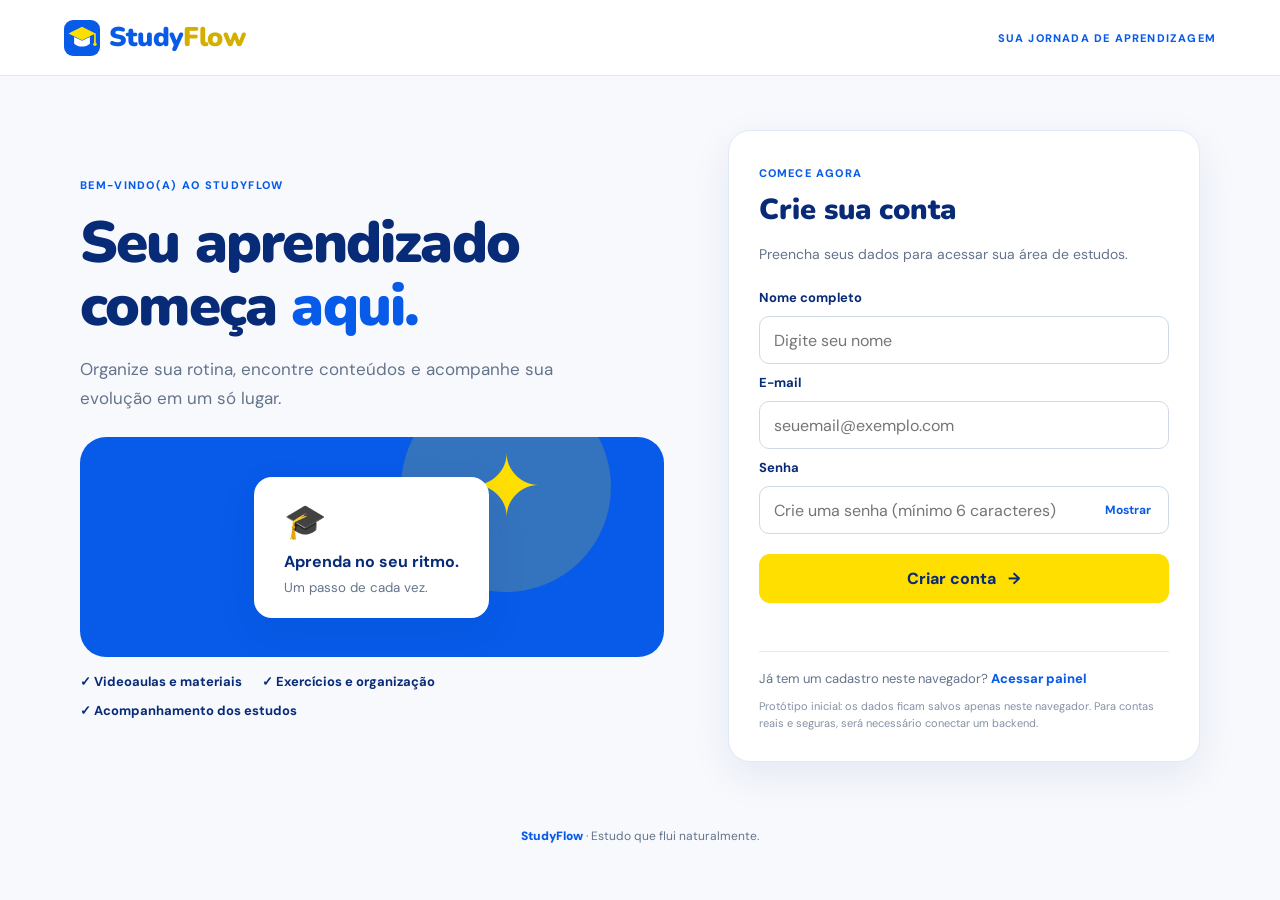
<file: index.html>
<!DOCTYPE html>
<html lang="pt-BR">
<head>
  <meta charset="UTF-8">
  <meta name="viewport" content="width=device-width, initial-scale=1.0">
  <meta name="description" content="StudyFlow — estudo que flui naturalmente. Organize sua rotina e acompanhe sua evolução.">
  <title>StudyFlow | Criar conta</title>
  <link rel="icon" href="assets/logo-studyflow.svg" type="image/svg+xml">
  <link rel="stylesheet" href="css/style.css">
  <script src="js/app.js" defer></script>
</head>
<body data-page="cadastro">
  <header class="topbar">
    <a class="brand" href="index.html" aria-label="StudyFlow - início">
      <img src="assets/logo-studyflow.svg" alt="" class="brand-icon">
      <span>Study<span class="brand-yellow">Flow</span></span>
    </a>
    <span class="topbar-note">SUA JORNADA DE APRENDIZAGEM</span>
  </header>

  <main class="auth-layout">
    <section class="auth-intro">
      <span class="eyebrow">BEM-VINDO(A) AO STUDYFLOW</span>
      <h1>Seu aprendizado começa <span>aqui.</span></h1>
      <p>Organize sua rotina, encontre conteúdos e acompanhe sua evolução em um só lugar.</p>
      <div class="intro-art" aria-hidden="true">
        <div class="art-circle"><span>✦</span></div>
        <div class="art-card">
          <span class="art-cap">🎓</span>
          <strong>Aprenda no seu ritmo.</strong>
          <small>Um passo de cada vez.</small>
        </div>
      </div>
      <div class="intro-points">
        <span>✓ Videoaulas e materiais</span>
        <span>✓ Exercícios e organização</span>
        <span>✓ Acompanhamento dos estudos</span>
      </div>
    </section>

    <section class="form-card">
      <div class="form-heading">
        <span class="mini-label">COMECE AGORA</span>
        <h2>Crie sua conta</h2>
        <p>Preencha seus dados para acessar sua área de estudos.</p>
      </div>
      <form id="register-form">
        <label for="name">Nome completo</label>
        <input id="name" name="name" type="text" placeholder="Digite seu nome" autocomplete="name" required>

        <label for="email">E-mail</label>
        <input id="email" name="email" type="email" placeholder="seuemail@exemplo.com" autocomplete="email" required>

        <label for="password">Senha</label>
        <div class="password-wrap">
          <input id="password" name="password" type="password" placeholder="Crie uma senha (mínimo 6 caracteres)" minlength="6" autocomplete="new-password" required>
          <button class="password-toggle" type="button" id="toggle-password" aria-label="Mostrar senha">Mostrar</button>
        </div>

        <button class="btn btn-yellow btn-full" type="submit">Criar conta <span>→</span></button>
        <p class="form-message" id="register-message" role="status"></p>
      </form>
      <div class="form-foot">Já tem um cadastro neste navegador? <a href="painel.html">Acessar painel</a></div>
      <p class="privacy-note">Protótipo inicial: os dados ficam salvos apenas neste navegador. Para contas reais e seguras, será necessário conectar um backend.</p>
    </section>
  </main>

  <footer class="footer"><span>StudyFlow</span> · Estudo que flui naturalmente.</footer>
</body>
</html>
</file>
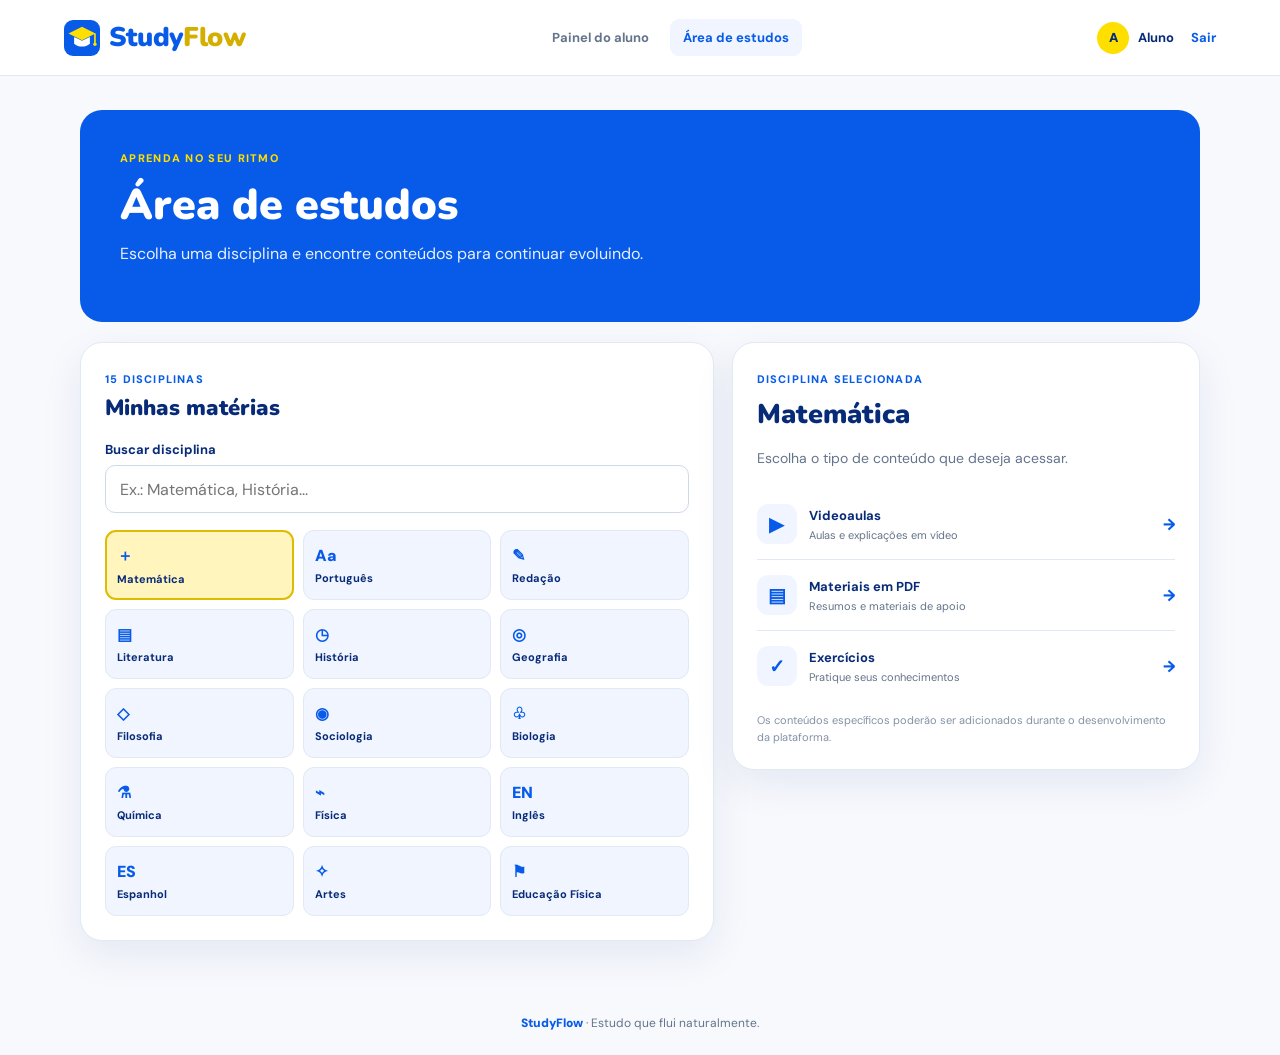
<file: estudos.html>
<!DOCTYPE html>
<html lang="pt-BR">
<head>
  <meta charset="UTF-8">
  <meta name="viewport" content="width=device-width, initial-scale=1.0">
  <title>StudyFlow | Área de estudos</title>
  <link rel="icon" href="assets/logo-studyflow.svg" type="image/svg+xml">
  <link rel="stylesheet" href="css/style.css">
  <script src="js/app.js" defer></script>
</head>
<body data-page="estudos">
  <header class="topbar app-topbar">
    <a class="brand" href="index.html">
      <img src="assets/logo-studyflow.svg" alt="" class="brand-icon">
      <span>Study<span class="brand-yellow">Flow</span></span>
    </a>
    <nav class="main-nav" aria-label="Navegação principal">
      <a href="painel.html">Painel do aluno</a>
      <a class="active" href="estudos.html">Área de estudos</a>
    </nav>
    <div class="user-area"><span class="user-avatar" id="avatar-initial">A</span><span id="header-user">Aluno</span><a class="logout-link" href="index.html" id="logout">Sair</a></div>
  </header>

  <main class="page-container">
    <section class="study-banner">
      <span class="eyebrow light">APRENDA NO SEU RITMO</span>
      <h1>Área de estudos</h1>
      <p>Escolha uma disciplina e encontre conteúdos para continuar evoluindo.</p>
    </section>

    <section class="study-layout" id="materias">
      <div class="content-card disciplines-card">
        <div class="card-heading"><div><span class="mini-label">15 DISCIPLINAS</span><h2>Minhas matérias</h2></div></div>
        <label class="search-label" for="subject-search">Buscar disciplina</label>
        <input id="subject-search" type="search" placeholder="Ex.: Matemática, História...">
        <div class="subject-grid" id="subject-grid">
          <button class="subject-button selected" data-subject="Matemática">＋ <span>Matemática</span></button>
          <button class="subject-button" data-subject="Português">Aa <span>Português</span></button>
          <button class="subject-button" data-subject="Redação">✎ <span>Redação</span></button>
          <button class="subject-button" data-subject="Literatura">▤ <span>Literatura</span></button>
          <button class="subject-button" data-subject="História">◷ <span>História</span></button>
          <button class="subject-button" data-subject="Geografia">◎ <span>Geografia</span></button>
          <button class="subject-button" data-subject="Filosofia">◇ <span>Filosofia</span></button>
          <button class="subject-button" data-subject="Sociologia">◉ <span>Sociologia</span></button>
          <button class="subject-button" data-subject="Biologia">♧ <span>Biologia</span></button>
          <button class="subject-button" data-subject="Química">⚗ <span>Química</span></button>
          <button class="subject-button" data-subject="Física">⌁ <span>Física</span></button>
          <button class="subject-button" data-subject="Inglês">EN <span>Inglês</span></button>
          <button class="subject-button" data-subject="Espanhol">ES <span>Espanhol</span></button>
          <button class="subject-button" data-subject="Artes">✧ <span>Artes</span></button>
          <button class="subject-button" data-subject="Educação Física">⚑ <span>Educação Física</span></button>
        </div>
      </div>

      <aside class="content-card selected-subject-card">
        <span class="mini-label">DISCIPLINA SELECIONADA</span>
        <h2 id="selected-subject-title">Matemática</h2>
        <p class="muted">Escolha o tipo de conteúdo que deseja acessar.</p>
        <div class="resource-list" id="materiais">
          <article class="resource-item"><span class="resource-icon">▶</span><div><strong>Videoaulas</strong><small>Aulas e explicações em vídeo</small></div><span class="resource-arrow">→</span></article>
          <article class="resource-item"><span class="resource-icon">▤</span><div><strong>Materiais em PDF</strong><small>Resumos e materiais de apoio</small></div><span class="resource-arrow">→</span></article>
          <article class="resource-item"><span class="resource-icon">✓</span><div><strong>Exercícios</strong><small>Pratique seus conhecimentos</small></div><span class="resource-arrow">→</span></article>
        </div>
        <p class="resource-note">Os conteúdos específicos poderão ser adicionados durante o desenvolvimento da plataforma.</p>
      </aside>
    </section>
  </main>
  <footer class="footer"><span>StudyFlow</span> · Estudo que flui naturalmente.</footer>
</body>
</html>
</file>
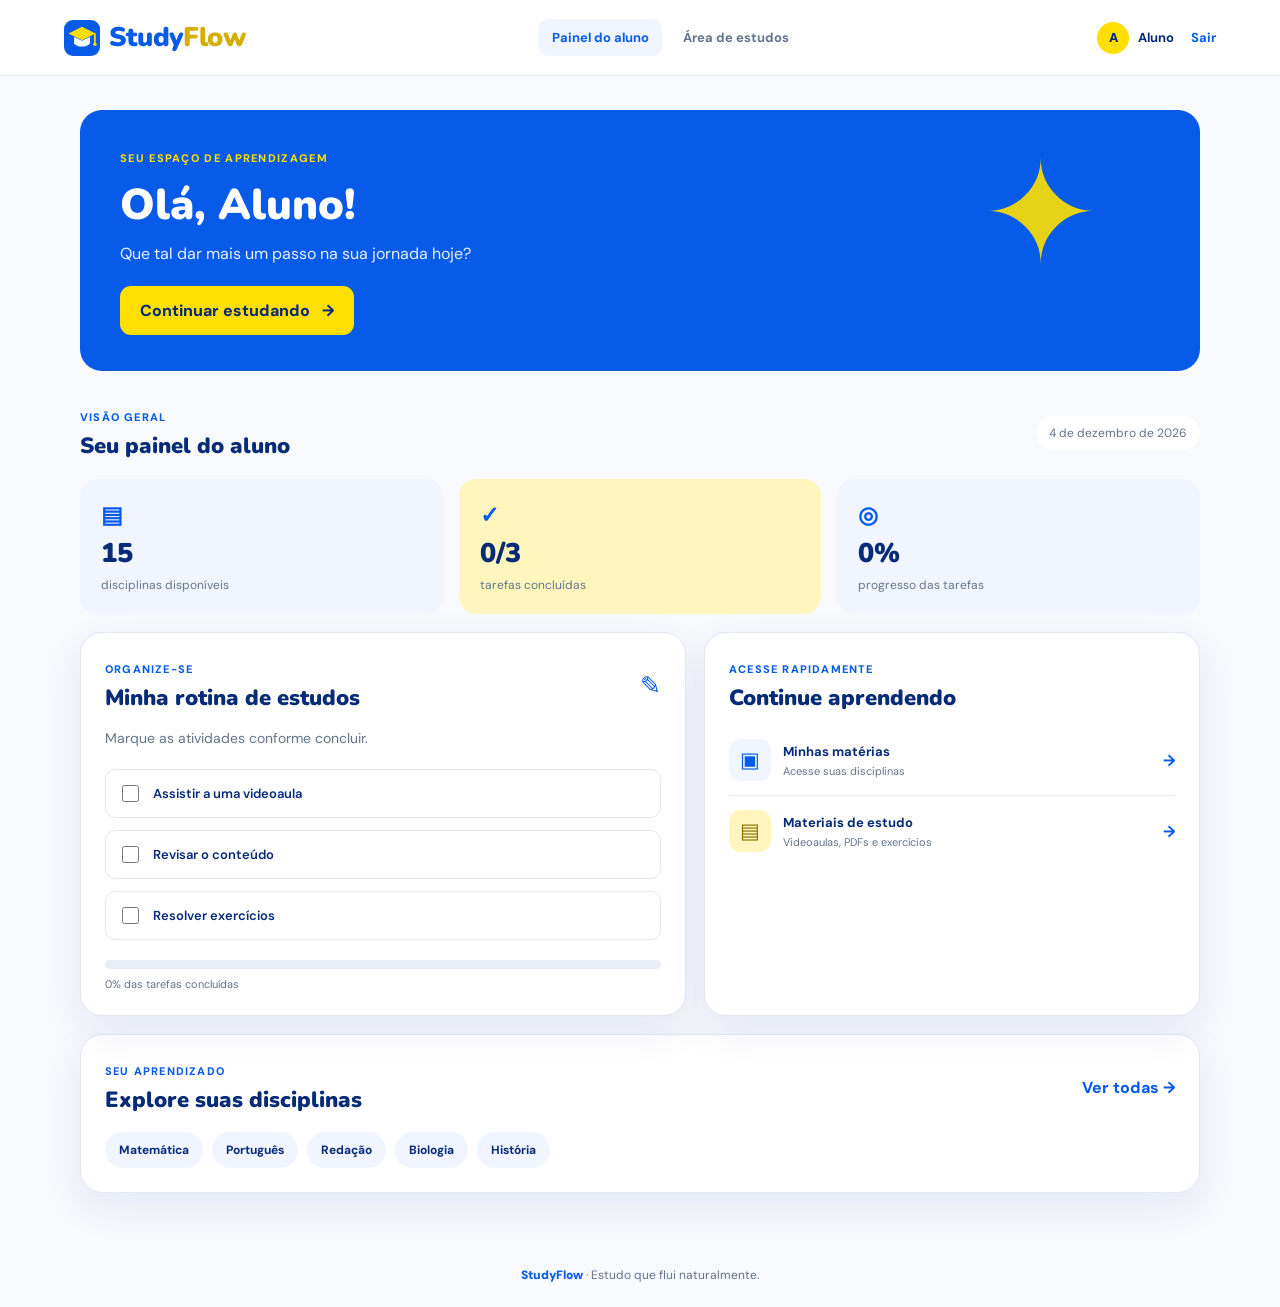
<file: painel.html>
<!DOCTYPE html>
<html lang="pt-BR">
<head>
  <meta charset="UTF-8">
  <meta name="viewport" content="width=device-width, initial-scale=1.0">
  <title>StudyFlow | Painel do aluno</title>
  <link rel="icon" href="assets/logo-studyflow.svg" type="image/svg+xml">
  <link rel="stylesheet" href="css/style.css">
  <script src="js/app.js" defer></script>
</head>
<body data-page="painel">
  <header class="topbar app-topbar">
    <a class="brand" href="index.html">
      <img src="assets/logo-studyflow.svg" alt="" class="brand-icon">
      <span>Study<span class="brand-yellow">Flow</span></span>
    </a>
    <nav class="main-nav" aria-label="Navegação principal">
      <a class="active" href="painel.html">Painel do aluno</a>
      <a href="estudos.html">Área de estudos</a>
    </nav>
    <div class="user-area"><span class="user-avatar" id="avatar-initial">A</span><span id="header-user">Aluno</span><a class="logout-link" href="index.html" id="logout">Sair</a></div>
  </header>

  <main class="page-container">
    <section class="welcome-banner">
      <div>
        <span class="eyebrow light">SEU ESPAÇO DE APRENDIZAGEM</span>
        <h1>Olá, <span id="student-name">estudante</span>!</h1>
        <p>Que tal dar mais um passo na sua jornada hoje?</p>
        <a class="btn btn-yellow" href="estudos.html">Continuar estudando <span>→</span></a>
      </div>
      <div class="welcome-symbol" aria-hidden="true">✦</div>
    </section>

    <div class="section-heading">
      <div><span class="mini-label">VISÃO GERAL</span><h2>Seu painel do aluno</h2></div>
      <span class="date-chip" id="today-date"></span>
    </div>

    <section class="stats-grid">
      <article class="stat-card blue-tint"><span class="stat-icon">▤</span><strong>15</strong><span>disciplinas disponíveis</span></article>
      <article class="stat-card yellow-tint"><span class="stat-icon">✓</span><strong id="task-count">0/3</strong><span>tarefas concluídas</span></article>
      <article class="stat-card blue-tint"><span class="stat-icon">◎</span><strong id="progress-number">0%</strong><span>progresso das tarefas</span></article>
    </section>

    <section class="dashboard-grid">
      <article class="content-card">
        <div class="card-heading"><div><span class="mini-label">ORGANIZE-SE</span><h2>Minha rotina de estudos</h2></div><span class="heading-icon">✎</span></div>
        <p class="muted">Marque as atividades conforme concluir.</p>
        <div class="task-list">
          <label class="task-item"><input type="checkbox" class="study-task" data-task="0"><span>Assistir a uma videoaula</span></label>
          <label class="task-item"><input type="checkbox" class="study-task" data-task="1"><span>Revisar o conteúdo</span></label>
          <label class="task-item"><input type="checkbox" class="study-task" data-task="2"><span>Resolver exercícios</span></label>
        </div>
        <div class="progress-track"><span id="progress-bar"></span></div>
        <p class="progress-caption" id="progress-caption">0% das tarefas concluídas</p>
      </article>

      <article class="content-card quick-card">
        <div class="card-heading"><div><span class="mini-label">ACESSE RAPIDAMENTE</span><h2>Continue aprendendo</h2></div></div>
        <a class="quick-link" href="estudos.html"><span class="quick-icon">▣</span><span><strong>Minhas matérias</strong><small>Acesse suas disciplinas</small></span><b>→</b></a>
        <a class="quick-link yellow-link" href="estudos.html#materiais"><span class="quick-icon">▤</span><span><strong>Materiais de estudo</strong><small>Videoaulas, PDFs e exercícios</small></span><b>→</b></a>
      </article>
    </section>

    <section class="content-card subjects-preview">
      <div class="card-heading"><div><span class="mini-label">SEU APRENDIZADO</span><h2>Explore suas disciplinas</h2></div><a class="text-link" href="estudos.html">Ver todas →</a></div>
      <div class="subject-chips">
        <a href="estudos.html?materia=Matem%C3%A1tica">Matemática</a><a href="estudos.html?materia=Portugu%C3%AAs">Português</a><a href="estudos.html?materia=Reda%C3%A7%C3%A3o">Redação</a><a href="estudos.html?materia=Biologia">Biologia</a><a href="estudos.html?materia=Hist%C3%B3ria">História</a>
      </div>
    </section>
  </main>
  <footer class="footer"><span>StudyFlow</span> · Estudo que flui naturalmente.</footer>
</body>
</html>
</file>
<file: css/style.css>
@import url('https://fonts.googleapis.com/css2?family=DM+Sans:wght@400;500;600;700;800&family=Nunito:wght@700;800;900&display=swap');

:root {
  --blue: #075BE8;
  --blue-dark: #082B78;
  --blue-soft: #F0F5FF;
  --yellow: #FFDF00;
  --yellow-soft: #FFF5BD;
  --white: #FFFFFF;
  --text: #172B4D;
  --muted: #64748B;
  --line: #E1E9F5;
  --shadow: 0 14px 40px rgba(8, 43, 120, .08);
}
* { box-sizing: border-box; }
html { scroll-behavior: smooth; }
body { margin: 0; background: #F7F9FD; color: var(--text); font-family: 'DM Sans', Arial, sans-serif; }
a { color: inherit; text-decoration: none; }
button, input { font: inherit; }
.topbar { min-height: 76px; background: var(--white); display: flex; align-items: center; justify-content: space-between; gap: 24px; padding: 14px max(5vw, 22px); border-bottom: 1px solid var(--line); }
.brand { display: inline-flex; align-items: center; gap: 9px; color: var(--blue); font-family: 'Nunito', sans-serif; font-size: 27px; font-weight: 900; letter-spacing: -.8px; }
.brand-icon { width: 36px; height: 36px; }
.brand-yellow { color: #D5AF00; }
.topbar-note, .mini-label { color: var(--blue); font-size: 11px; font-weight: 800; letter-spacing: 1.2px; }
.auth-layout { width: min(1120px, 90%); margin: 54px auto 42px; display: grid; grid-template-columns: 1.05fr .85fr; gap: 64px; align-items: center; }
.auth-intro h1 { max-width: 550px; color: var(--blue-dark); font: 900 clamp(38px, 5vw, 58px)/1.08 'Nunito', sans-serif; letter-spacing: -1.8px; margin: 18px 0; }
.auth-intro h1 span { color: var(--blue); }
.auth-intro > p { max-width: 510px; color: var(--muted); font-size: 17px; line-height: 1.7; }
.eyebrow { display: inline-block; color: var(--blue); font-size: 11px; font-weight: 800; letter-spacing: 1.3px; }
.eyebrow.light { color: var(--yellow); }
.intro-art { height: 220px; position: relative; margin: 24px 0 16px; border-radius: 26px; background: var(--blue); overflow: hidden; display: flex; align-items: center; justify-content: center; }
.art-circle { position: absolute; width: 210px; height: 210px; border-radius: 50%; background: rgba(255,223,0,.18); right: 9%; top: -55px; display: grid; place-items: center; color: var(--yellow); font-size: 85px; }
.art-card { position: relative; z-index: 1; background: white; border-radius: 18px; padding: 22px 30px; display: grid; gap: 7px; box-shadow: var(--shadow); min-width: 230px; color: var(--blue-dark); }
.art-cap { font-size: 34px; }
.art-card small { color: var(--muted); }
.intro-points { display: flex; flex-wrap: wrap; gap: 12px 20px; color: var(--blue-dark); font-size: 13px; font-weight: 700; }
.form-card, .content-card { background: white; border: 1px solid var(--line); border-radius: 22px; padding: 30px; box-shadow: var(--shadow); }
.form-heading h2 { margin: 8px 0; color: var(--blue-dark); font: 900 29px 'Nunito', sans-serif; }
.form-heading p, .muted { color: var(--muted); font-size: 14px; line-height: 1.6; }
#register-form { display: grid; gap: 10px; margin-top: 24px; }
#register-form label, .search-label { color: var(--blue-dark); font-size: 13px; font-weight: 700; }
input[type="text"], input[type="email"], input[type="password"], input[type="search"] { width: 100%; min-height: 48px; padding: 12px 14px; color: var(--text); background: white; border: 1px solid #CFD9E8; border-radius: 10px; outline: none; }
input:focus { border-color: var(--blue); box-shadow: 0 0 0 3px rgba(7,91,232,.1); }
.password-wrap { position: relative; }
.password-wrap input { padding-right: 75px; }
.password-toggle { position: absolute; right: 12px; top: 50%; transform: translateY(-50%); border: 0; background: none; color: var(--blue); font-weight: 700; cursor: pointer; font-size: 12px; }
.btn { display: inline-flex; align-items: center; justify-content: center; gap: 12px; border: 0; border-radius: 11px; padding: 14px 20px; font-weight: 800; cursor: pointer; transition: transform .2s, box-shadow .2s; }
.btn:hover { transform: translateY(-2px); box-shadow: 0 8px 18px rgba(8,43,120,.14); }
.btn-yellow { background: var(--yellow); color: var(--blue-dark); }
.btn-full { width: 100%; margin-top: 10px; }
.form-message { min-height: 18px; color: var(--blue); font-size: 13px; margin: 0; }
.form-foot { border-top: 1px solid var(--line); margin-top: 20px; padding-top: 18px; font-size: 13px; color: var(--muted); }
.form-foot a, .text-link { color: var(--blue); font-weight: 800; }
.privacy-note, .resource-note { color: #8491A5; font-size: 11px; line-height: 1.5; margin-bottom: 0; }
.footer { padding: 24px; text-align: center; color: var(--muted); font-size: 12px; }
.footer span { color: var(--blue); font-weight: 900; }
.app-topbar { position: sticky; top: 0; z-index: 10; }
.main-nav { display: flex; align-items: center; gap: 8px; }
.main-nav a { padding: 10px 13px; color: var(--muted); border-radius: 9px; font-size: 13px; font-weight: 700; }
.main-nav a.active, .main-nav a:hover { background: var(--blue-soft); color: var(--blue); }
.user-area { display: flex; align-items: center; gap: 9px; font-size: 13px; font-weight: 700; color: var(--blue-dark); }
.user-avatar { width: 32px; height: 32px; display: grid; place-items: center; background: var(--yellow); border-radius: 50%; color: var(--blue-dark); font-weight: 900; }
.logout-link { color: var(--blue); margin-left: 8px; }
.page-container { width: min(1120px, 90%); margin: 34px auto 50px; }
.welcome-banner, .study-banner { position: relative; overflow: hidden; background: var(--blue); color: white; border-radius: 22px; padding: 36px 40px; }
.welcome-banner h1, .study-banner h1 { font: 900 clamp(30px, 4vw, 43px) 'Nunito', sans-serif; margin: 9px 0; }
.welcome-banner p, .study-banner p { color: #E8F0FF; margin: 0 0 22px; }
.welcome-symbol { position: absolute; right: 9%; top: 5%; color: var(--yellow); font-size: 140px; opacity: .9; }
.section-heading, .card-heading { display: flex; justify-content: space-between; align-items: center; gap: 16px; }
.section-heading { margin: 34px 0 18px; }
.section-heading h2, .card-heading h2 { color: var(--blue-dark); font: 900 22px 'Nunito', sans-serif; margin: 5px 0 0; }
.date-chip { padding: 9px 13px; border-radius: 30px; background: white; color: var(--muted); font-size: 12px; }
.stats-grid { display: grid; grid-template-columns: repeat(3, 1fr); gap: 16px; }
.stat-card { padding: 21px; border-radius: 17px; display: grid; gap: 5px; }
.blue-tint { background: var(--blue-soft); }
.yellow-tint { background: var(--yellow-soft); }
.stat-icon { color: var(--blue); font-size: 23px; font-weight: 900; }
.stat-card strong { color: var(--blue-dark); font: 900 27px 'Nunito', sans-serif; }
.stat-card span:last-child { color: var(--muted); font-size: 12px; }
.dashboard-grid { display: grid; grid-template-columns: 1.1fr .9fr; gap: 18px; margin-top: 18px; }
.content-card { padding: 24px; }
.card-heading { margin-bottom: 12px; }
.heading-icon { color: var(--blue); font-size: 25px; }
.task-list { display: grid; gap: 12px; margin: 20px 0; }
.task-item { display: flex; align-items: center; gap: 11px; padding: 12px; border: 1px solid var(--line); border-radius: 10px; color: var(--blue-dark); font-size: 13px; font-weight: 600; }
.task-item input { accent-color: var(--blue); width: 17px; height: 17px; }
.progress-track { height: 9px; border-radius: 20px; background: #E9EEF6; overflow: hidden; }
.progress-track span { display: block; height: 100%; width: 0; background: var(--blue); border-radius: inherit; transition: width .25s; }
.progress-caption { color: var(--muted); font-size: 11px; margin: 8px 0 0; }
.quick-link { display: flex; align-items: center; gap: 12px; padding: 14px 0; border-bottom: 1px solid var(--line); }
.quick-link:last-child { border-bottom: 0; }
.quick-icon { display: grid; place-items: center; width: 42px; height: 42px; border-radius: 12px; background: var(--blue-soft); color: var(--blue); font-size: 21px; }
.yellow-link .quick-icon { background: var(--yellow-soft); color: #8A7100; }
.quick-link span:nth-child(2) { display: grid; gap: 4px; flex: 1; }
.quick-link strong { color: var(--blue-dark); font-size: 13px; }
.quick-link small { color: var(--muted); font-size: 11px; }
.quick-link b { color: var(--blue); }
.subjects-preview { margin-top: 18px; }
.subject-chips { display: flex; flex-wrap: wrap; gap: 9px; margin-top: 17px; }
.subject-chips a { background: var(--blue-soft); color: var(--blue-dark); padding: 10px 14px; border-radius: 30px; font-size: 12px; font-weight: 700; }
.study-banner { margin-bottom: 20px; }
.study-layout { display: grid; grid-template-columns: 1.15fr .85fr; gap: 18px; align-items: start; }
.disciplines-card .search-label { display: block; margin: 18px 0 7px; }
.subject-grid { display: grid; grid-template-columns: repeat(3, 1fr); gap: 9px; margin-top: 17px; }
.subject-button { min-height: 70px; display: flex; flex-direction: column; align-items: flex-start; justify-content: center; gap: 5px; padding: 11px; border: 1px solid var(--line); background: var(--blue-soft); color: var(--blue); border-radius: 11px; cursor: pointer; font-weight: 900; text-align: left; }
.subject-button span { color: var(--blue-dark); font-size: 11px; font-weight: 700; }
.subject-button:hover, .subject-button.selected { border: 2px solid #E0BC00; background: var(--yellow-soft); padding: 10px; }
.selected-subject-card h2 { color: var(--blue-dark); font: 900 27px 'Nunito', sans-serif; margin: 8px 0; }
.resource-list { margin-top: 20px; }
.resource-item { display: flex; align-items: center; gap: 12px; padding: 15px 0; border-bottom: 1px solid var(--line); }
.resource-item:last-child { border-bottom: 0; }
.resource-icon { display: grid; place-items: center; width: 40px; height: 40px; background: var(--blue-soft); border-radius: 11px; color: var(--blue); font-size: 19px; font-weight: 900; }
.resource-item div { flex: 1; display: grid; gap: 4px; }
.resource-item strong { color: var(--blue-dark); font-size: 13px; }
.resource-item small { color: var(--muted); font-size: 11px; }
.resource-arrow { color: var(--blue); font-weight: 900; }
@media (max-width: 800px) {
  .auth-layout { grid-template-columns: 1fr; gap: 25px; margin-top: 30px; }
  .auth-intro h1 { font-size: 42px; }
  .intro-art { height: 160px; }
  .app-topbar { flex-wrap: wrap; }
  .main-nav { order: 3; width: 100%; }
  .user-area { margin-left: auto; }
  .dashboard-grid, .study-layout { grid-template-columns: 1fr; }
  .welcome-symbol { right: 2%; font-size: 95px; top: 25%; }
}
@media (max-width: 520px) {
  .topbar { padding: 13px 5%; }
  .topbar-note { display: none; }
  .page-container { width: 92%; margin-top: 20px; }
  .form-card, .content-card { padding: 20px; }
  .welcome-banner, .study-banner { padding: 27px 22px; }
  .welcome-symbol { display: none; }
  .stats-grid { grid-template-columns: 1fr; }
  .subject-grid { grid-template-columns: repeat(2, 1fr); }
  .section-heading { align-items: flex-start; flex-direction: column; }
  .main-nav a { padding: 8px 10px; font-size: 12px; }
}
</file>
